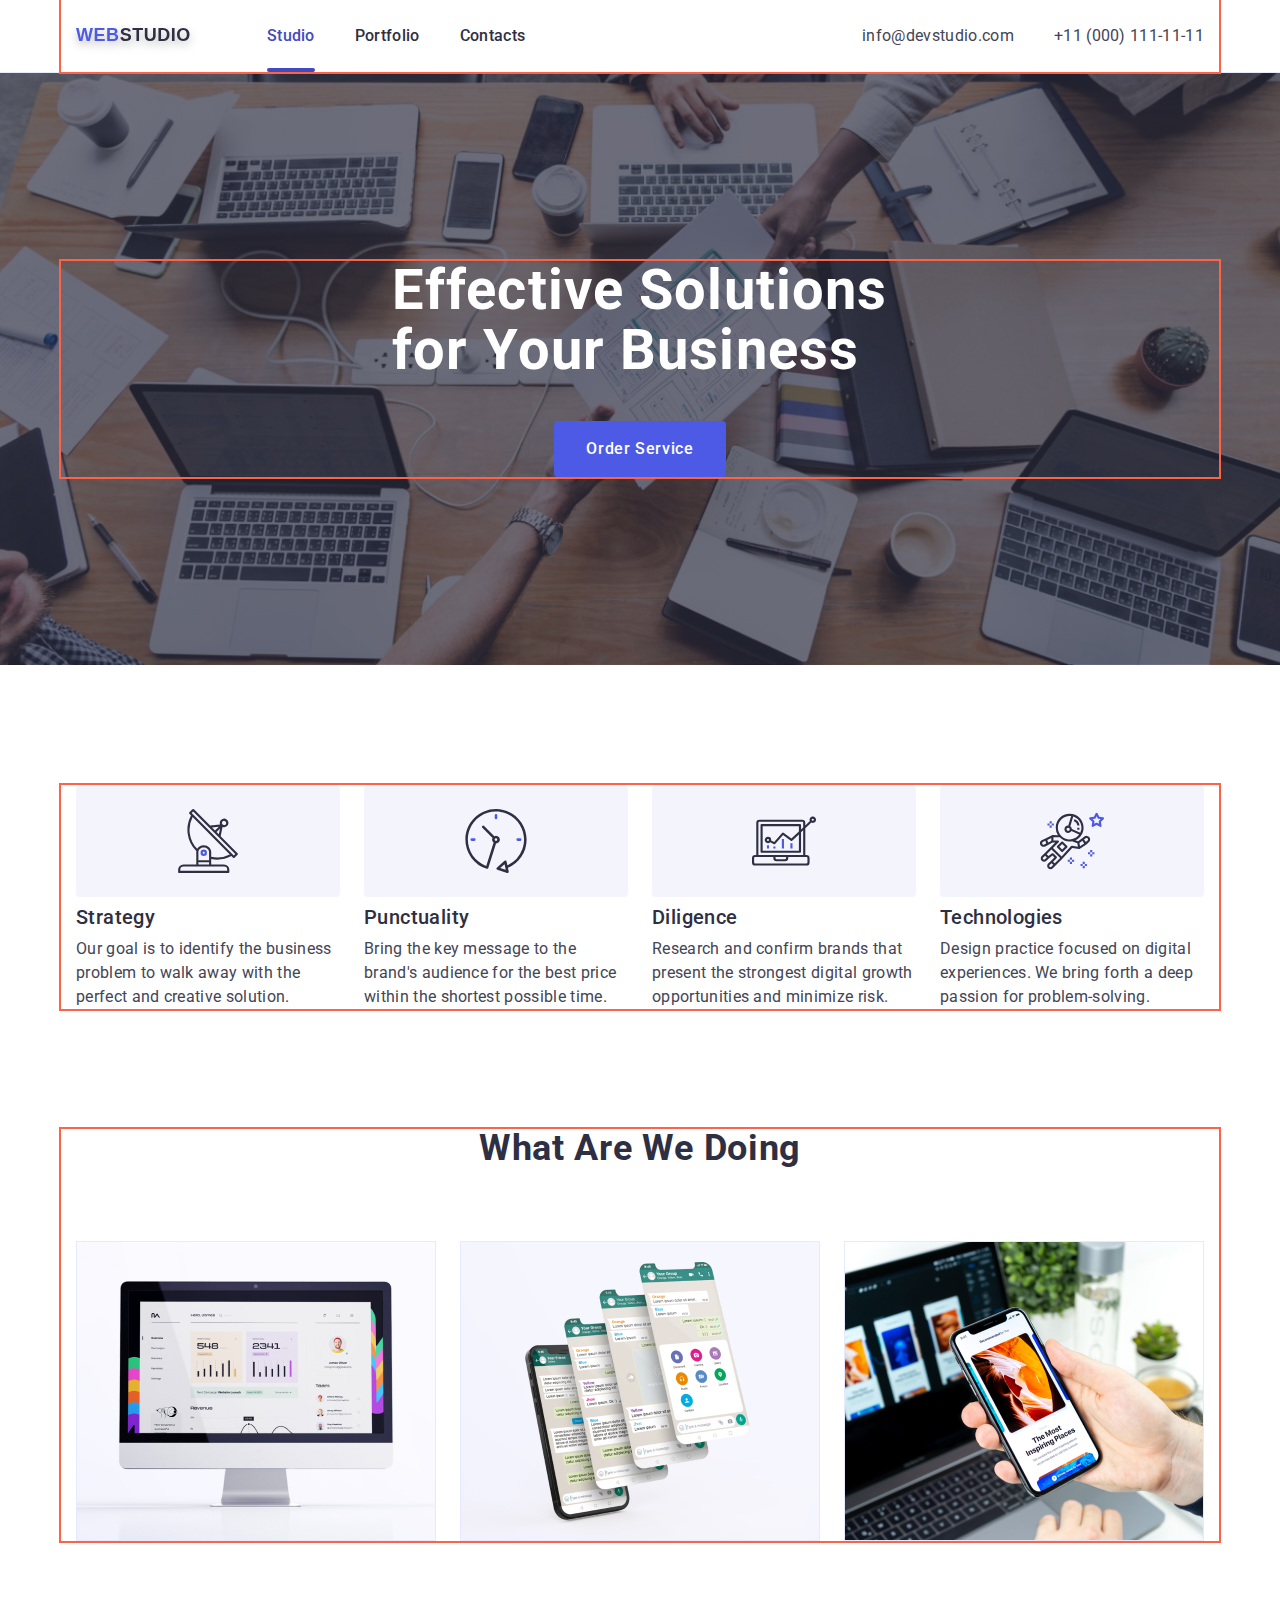
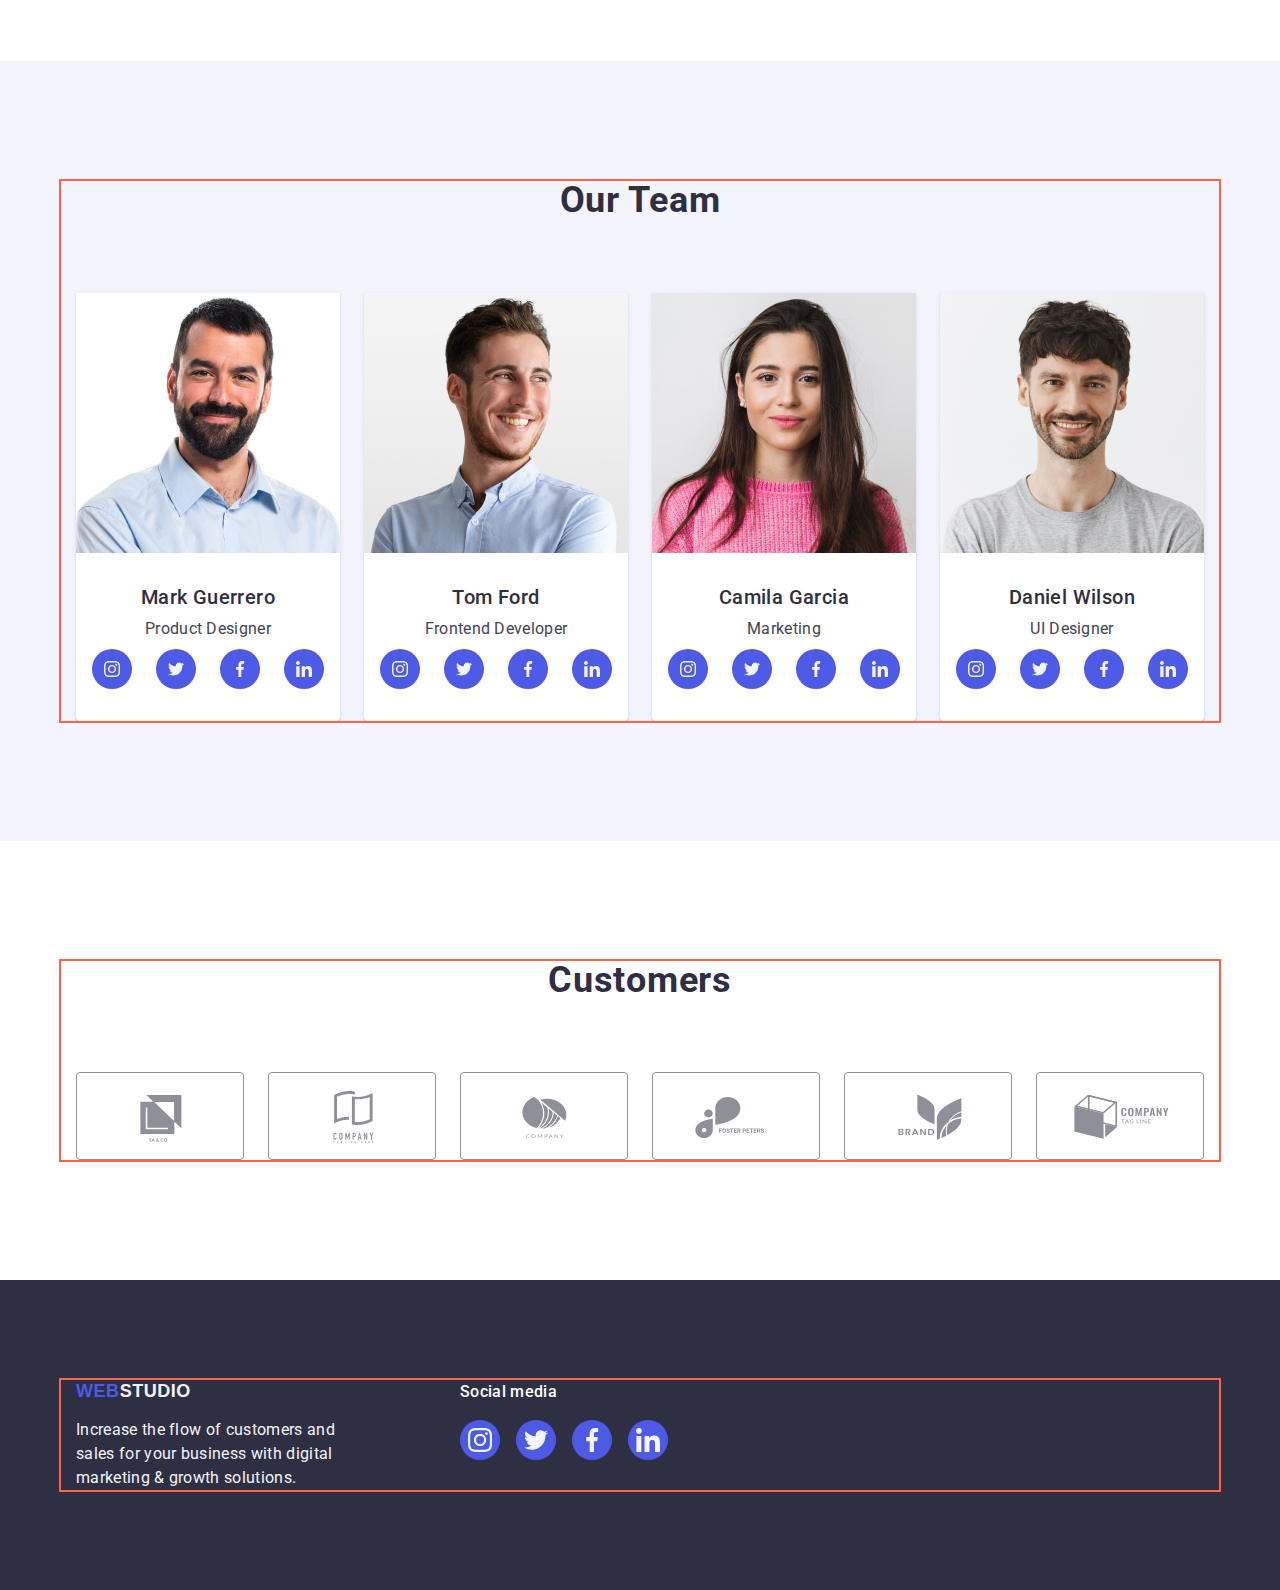
<file: index.html>
<!DOCTYPE html>
<html lang="en">
  <head>
    <meta charset="UTF-8" />
    <meta http-equiv="X-UA-Compatible" content="IE=edge" />
    <meta name="viewport" content="width=device-width, initial-scale=1.0" />
    <title>Студія</title>
    <link rel="preconnect" href="https://fonts.googleapis.com" />
    <link rel="preconnect" href="https://fonts.gstatic.com" crossorigin />
    <link
      href="https://fonts.googleapis.com/css2?family=Raleway:wght@800&family=Roboto:wght@400;500;700;900&display=swap"
      rel="stylesheet"
    />
    <link
      href="https://cdn.jsdelivr.net/npm/modern-normalize@1.1.0/modern-normalize.min.css"
      rel="stylesheet"
    />
    <link rel="stylesheet" href="./css/styles.css" />
  </head>

  <body>
    <!-- header -->

    <header class="header">
      <div class="header-container container">
        <nav class="header-container header-nav">
          <!-- logo -->
          <a class="logo-link link" href="./index.html"
            >Web<span class="header-logo">Studio</span>
          </a>
          <!-- navigation -->
          <ul class="nav-list list">
            <li class="nav-list-item">
              <a class="nav-link current link" href="./index.html">Studio</a>
            </li>
            <li class="nav-list-item">
              <a class="nav-link link" href="./portfolio.html">Portfolio</a>
            </li>
            <li class="nav-list-item">
              <a class="nav-link link" href="">Contacts</a>
            </li>
          </ul>
        </nav>
        <!-- Contacts -->
        <address class="header-contacts">
          <ul class="contacts-list list">
            <li class="link list">
              <a
                class="contacts-link link list"
                href="mailto:info@devstudio.com"
                >info@devstudio.com</a
              >
            </li>
            <li class="link list">
              <a class="contacts-link link list" href="tel:+110001111111"
                >+11 (000) 111-11-11</a
              >
            </li>
          </ul>
        </address>
      </div>
    </header>
    <main>
      <!-- main -->

      <!-- 1/hero section( first section ) -->

      <section class="hero-section">
        <div class="container hero-container">
          <h1 class="hero-title">Effective Solutions for Your Business</h1>
          <button data-modal-open class="hero-btn" type="button">
            Order Service
          </button>
        </div>
      </section>

      <!-- 2/second section -->

      <section class="section superior-section">
        <div class="container">
          <h2 class="superior-title visually-hidden">Hang</h2>
          <ul class="superior-list list">
            <li class="superior-list-item">
              <div class="superior-icon-area">
                <svg class="superior-icon" width="64" height="64">
                  <use href="./images/icons.svg#icon-antenna"></use>
                </svg>
              </div>
              <h3 class="title superior-title">Strategy</h3>
              <p class="superior-txt">
                Our goal is to identify the business problem to walk away with
                the perfect and creative solution.
              </p>
            </li>
            <li class="superior-list-item">
              <div class="superior-icon-area">
                <svg class="superior-icon" width="64" height="64">
                  <use href="./images/icons.svg#icon-clock"></use>
                </svg>
              </div>
              <h3 class="title superior-title">Punctuality</h3>
              <p class="superior-txt">
                Bring the key message to the brand's audience for the best price
                within the shortest possible time.
              </p>
            </li>
            <li class="superior-list-item">
              <div class="superior-icon-area">
                <svg class="superior-icon" width="64" height="64">
                  <use href="./images/icons.svg#icon-diagram"></use>
                </svg>
              </div>
              <h3 class="title superior-title">Diligence</h3>
              <p class="superior-txt">
                Research and confirm brands that present the strongest digital
                growth opportunities and minimize risk.
              </p>
            </li>
            <li class="superior-list-item">
              <div class="superior-icon-area">
                <svg class="superior-icon" width="64" height="64">
                  <use href="./images/icons.svg#icon-astronaut"></use>
                </svg>
              </div>
              <h3 class="title superior-title">Technologies</h3>
              <p class="superior-txt">
                Design practice focused on digital experiences. We bring forth a
                deep passion for problem-solving.
              </p>
            </li>
          </ul>
        </div>
      </section>

      <!-- 3/third section -->

      <section class="section action-section">
        <div class="container">
          <h2 class="action-title">What are we doing</h2>
          <ul class="list list-doing">
            <li class="doing-item">
              <img
                class="img"
                src="./images/img1.jpg"
                alt="computer imac"
                width="360"
                height="300"
              />
            </li>
            <li class="doing-item">
              <img
                class="img"
                src="./images/img2.jpg"
                alt="messenger on phone"
                width="360"
                height="300"
              />
            </li>
            <li class="doing-item">
              <img
                class="img"
                src="./images/img3.jpg"
                alt="working space"
                width="360"
                height="300"
              />
            </li>
          </ul>
        </div>
      </section>

      <!-- 4/fourth section -->

      <section class="section team-section">
        <div class="container">
          <h2 class="team-title">Our Team</h2>
          <ul class="team-list list">
            <li class="team-item">
              <img
                class="img"
                src="./images/ourteam/img.jpg"
                alt="man"
                width="264"
                height="260"
              />
              <div class="team-container">
                <h3 class="team-employee">Mark Guerrero</h3>
                <p class="team-job superior-txt">Product Designer</p>
                <ul class="socials list">
                  <li class="socials-item">
                    <a
                      class="socials-link link"
                      href="https://www.instagram.com/"
                      target="_blank"
                      rel="noopener noreferrer"
                      aria-label="Instagram icon"
                    >
                      <svg class="socials-icon" width="16" height="16">
                        <use href="./images/icons.svg#icon-instagram"></use>
                      </svg>
                    </a>
                  </li>
                  <li class="socials-item">
                    <a
                      class="socials-link link"
                      href="https://twitter.com/?lang=ru"
                      target="_blank"
                      rel="noopener noreferrer"
                      aria-label="Twitter icon"
                    >
                      <svg class="socials-icon" width="16" height="16">
                        <use href="./images/icons.svg#icon-twitter"></use>
                      </svg>
                    </a>
                  </li>
                  <li class="socials-item">
                    <a
                      class="socials-link link"
                      href="https://uk-ua.facebook.com/"
                      target="_blank"
                      rel="noopener nereferrer"
                      aria-label="Facebook icon"
                    >
                      <svg class="socials-icon" width="16" height="16">
                        <use href="./images/icons.svg#icon-facebook"></use>
                      </svg>
                    </a>
                  </li>
                  <li class="socials-item">
                    <a
                      class="socials-link link"
                      href="https://www.linkedin.com/"
                      target="_blank"
                      rel="noopener noreferrer"
                      aria-label="Linkedin icon"
                    >
                      <svg class="socials-icon" width="16" height="16">
                        <use href="./images/icons.svg#icon-linkedin"></use>
                      </svg>
                    </a>
                  </li>
                </ul>
              </div>
            </li>
            <li class="team-item">
              <img
                class="img"
                src="./images/ourteam/img2.jpg"
                alt="man"
                width="264"
                height="260"
              />
              <div class="team-container">
                <h3 class="team-employee">Tom Ford</h3>
                <p class="team-job superior-txt">Frontend Developer</p>
                <ul class="socials list">
                  <li class="socials-item">
                    <a
                      class="socials-link link"
                      href="https://www.instagram.com/"
                      target="_blank"
                      rel="noopener noreferrer"
                      aria-label="Instagram icon"
                    >
                      <svg class="socials-icon" width="16" height="16">
                        <use href="./images/icons.svg#icon-instagram"></use>
                      </svg>
                    </a>
                  </li>
                  <li class="socials-item">
                    <a
                      class="socials-link link"
                      href="https://twitter.com/?lang=ru"
                      target="_blank"
                      rel="noopener noreferrer"
                      aria-label="Twitter icon"
                    >
                      <svg class="socials-icon" width="16" height="16">
                        <use href="./images/icons.svg#icon-twitter"></use>
                      </svg>
                    </a>
                  </li>
                  <li class="socials-item">
                    <a
                      class="socials-link link"
                      href="https://uk-ua.facebook.com/"
                      target="_blank"
                      rel="noopener nereferrer"
                      aria-label="Facebook icon"
                    >
                      <svg class="socials-icon" width="16" height="16">
                        <use href="./images/icons.svg#icon-facebook"></use>
                      </svg>
                    </a>
                  </li>
                  <li class="socials-item">
                    <a
                      class="socials-link link"
                      href="https://www.linkedin.com/"
                      target="_blank"
                      rel="noopener noreferrer"
                      aria-label="Linkedin icon"
                    >
                      <svg class="socials-icon" width="16" height="16">
                        <use href="./images/icons.svg#icon-linkedin"></use>
                      </svg>
                    </a>
                  </li>
                </ul>
              </div>
            </li>
            <li class="team-item">
              <img
                class="img"
                src="./images/ourteam/img3.jpg"
                alt="woman"
                width="264"
                height="260"
              />
              <div class="team-container">
                <h3 class="team-employee">Camila Garcia</h3>
                <p class="team-job superior-txt">Marketing</p>
                <ul class="socials list">
                  <li class="socials-item">
                    <a
                      class="socials-link link"
                      href="https://www.instagram.com/"
                      target="_blank"
                      rel="noopener noreferrer"
                      aria-label="Instagram icon"
                    >
                      <svg class="socials-icon" width="16" height="16">
                        <use href="./images/icons.svg#icon-instagram"></use>
                      </svg>
                    </a>
                  </li>
                  <li class="socials-item">
                    <a
                      class="socials-link link"
                      href="https://twitter.com/?lang=ru"
                      target="_blank"
                      rel="noopener noreferrer"
                      aria-label="Twitter icon"
                    >
                      <svg class="socials-icon" width="16" height="16">
                        <use href="./images/icons.svg#icon-twitter"></use>
                      </svg>
                    </a>
                  </li>
                  <li class="socials-item">
                    <a
                      class="socials-link link"
                      href="https://uk-ua.facebook.com/"
                      target="_blank"
                      rel="noopener nereferrer"
                      aria-label="Facebook icon"
                    >
                      <svg class="socials-icon" width="16" height="16">
                        <use href="./images/icons.svg#icon-facebook"></use>
                      </svg>
                    </a>
                  </li>
                  <li class="socials-item">
                    <a
                      class="socials-link link"
                      href="https://www.linkedin.com/"
                      target="_blank"
                      rel="noopener noreferrer"
                      aria-label="Linkedin icon"
                    >
                      <svg class="socials-icon" width="16" height="16">
                        <use href="./images/icons.svg#icon-linkedin"></use>
                      </svg>
                    </a>
                  </li>
                </ul>
              </div>
            </li>
            <li class="team-item">
              <img
                class="img"
                src="./images/ourteam/img4.jpg"
                alt="man"
                width="264"
                height="260"
              />
              <div class="team-container">
                <h3 class="team-employee">Daniel Wilson</h3>
                <p class="team-job superior-txt">UI Designer</p>
                <ul class="socials list">
                  <li class="socials-item">
                    <a
                      class="socials-link link"
                      href="https://www.instagram.com/"
                      target="_blank"
                      rel="noopener noreferrer"
                      aria-label="Instagram icon"
                    >
                      <svg class="socials-icon" width="16" height="16">
                        <use href="./images/icons.svg#icon-instagram"></use>
                      </svg>
                    </a>
                  </li>
                  <li class="socials-item">
                    <a
                      class="socials-link link"
                      href="https://twitter.com/?lang=ru"
                      target="_blank"
                      rel="noopener noreferrer"
                      aria-label="Twitter icon"
                    >
                      <svg class="socials-icon" width="16" height="16">
                        <use href="./images/icons.svg#icon-twitter"></use>
                      </svg>
                    </a>
                  </li>
                  <li class="socials-item">
                    <a
                      class="socials-link link"
                      href="https://uk-ua.facebook.com/"
                      target="_blank"
                      rel="noopener nereferrer"
                      aria-label="Facebook icon"
                    >
                      <svg class="socials-icon" width="16" height="16">
                        <use href="./images/icons.svg#icon-facebook"></use>
                      </svg>
                    </a>
                  </li>
                  <li class="socials-item">
                    <a
                      class="socials-link link"
                      href="https://www.linkedin.com/"
                      target="_blank"
                      rel="noopener noreferrer"
                      aria-label="Linkedin icon"
                    >
                      <svg class="socials-icon" width="16" height="16">
                        <use href="./images/icons.svg#icon-linkedin"></use>
                      </svg>
                    </a>
                  </li>
                </ul>
              </div>
            </li>
          </ul>
        </div>
      </section>

      <!-- 5 Section -->

      <section class="partner">
        <div class="container">
          <h2 class="partner-title">Customers</h2>
          <ul class="partner-list list">
            <li class="partner-item">
              <a class="partner-border" href="">
                <svg class="partner-logo" width="104" height="56">
                  <use href="./images/icons.svg#icon-Logo"></use>
                </svg>
              </a>
            </li>
            <li class="partner-item">
              <a class="partner-border" href="">
                <svg class="partner-logo" width="104" height="56">
                  <use href="./images/icons.svg#icon-Logo-1"></use>
                </svg>
              </a>
            </li>
            <li class="partner-item">
              <a class="partner-border" href="">
                <svg class="partner-logo" width="104" height="56">
                  <use href="./images/icons.svg#icon-Logo-2"></use>
                </svg>
              </a>
            </li>
            <li class="partner-item">
              <a class="partner-border" href="">
                <svg class="partner-logo" width="104" height="56">
                  <use href="./images/icons.svg#icon-Logo-3"></use>
                </svg>
              </a>
            </li>
            <li class="partner-item">
              <a class="partner-border" href="">
                <svg class="partner-logo" width="104" height="56">
                  <use href="./images/icons.svg#icon-Logo-4"></use>
                </svg>
              </a>
            </li>
            <li class="partner-item">
              <a class="partner-border" href="">
                <svg class="partner-logo" width="104" height="56">
                  <use href="./images/icons.svg#icon-Logo-5"></use>
                </svg>
              </a>
            </li>
          </ul>
        </div>
      </section>
    </main>

    <!-- footer -->

    <footer class="footer">
      <div class="container footer-main-container">
        <div class="footer-logo-container">
          <a class="footer-link link" href="./index.html">
            Web<span class="footer-logo logo">Studio</span>
          </a>
          <p class="footer-txt">
            Increase the flow of customers and sales for your business with
            digital marketing & growth solutions.
          </p>
        </div>
        <div class="footer-socials">
          <p class="footel-socail-txt">Social media</p>
          <ul class="footer-social list">
            <li class="socials-item">
              <a
                class="social-link link"
                href="https://www.instagram.com/"
                target="_blank"
                rel="noopener noreferrer"
                aria-label="Instagram icon"
              >
                <svg class="socials-icon" width="24" height="24">
                  <use href="./images/icons.svg#icon-instagram"></use>
                </svg>
              </a>
            </li>
            <li class="socials-item">
              <a
                class="social-link link"
                href="https://twitter.com/?lang=ru"
                target="_blank"
                rel="noopener noreferrer"
                aria-label="Twitter icon"
              >
                <svg class="socials-icon" width="24" height="24">
                  <use href="./images/icons.svg#icon-twitter"></use>
                </svg>
              </a>
            </li>
            <li class="socials-item">
              <a
                class="social-link link"
                href="https://uk-ua.facebook.com/"
                target="_blank"
                rel="noopener nereferrer"
                aria-label="Facebook icon"
              >
                <svg class="socials-icon" width="24" height="24">
                  <use href="./images/icons.svg#icon-facebook"></use>
                </svg>
              </a>
            </li>
            <li class="socials-item">
              <a
                class="social-link link"
                href="https://www.linkedin.com/"
                target="_blank"
                rel="noopener noreferrer"
                aria-label="Linkedin icon"
              >
                <svg class="socials-icon" width="24" height="24">
                  <use href="./images/icons.svg#icon-linkedin"></use>
                </svg>
              </a>
            </li>
          </ul>
        </div>
      </div>
    </footer>
    <!-- Modal Window -->
    <div class="backdrop is-hidden" data-modal>
      <div class="modal">
        <button data-modal-close class="modal-button" type="button">
          <svg class="modal-icon" width="8" height="8">
            <use href="./images/icons.svg#icon-close-black"></use>
          </svg>
        </button>
      </div>
    </div>
    <script src="./modal.js"></script>
  </body>
</html>
</file>
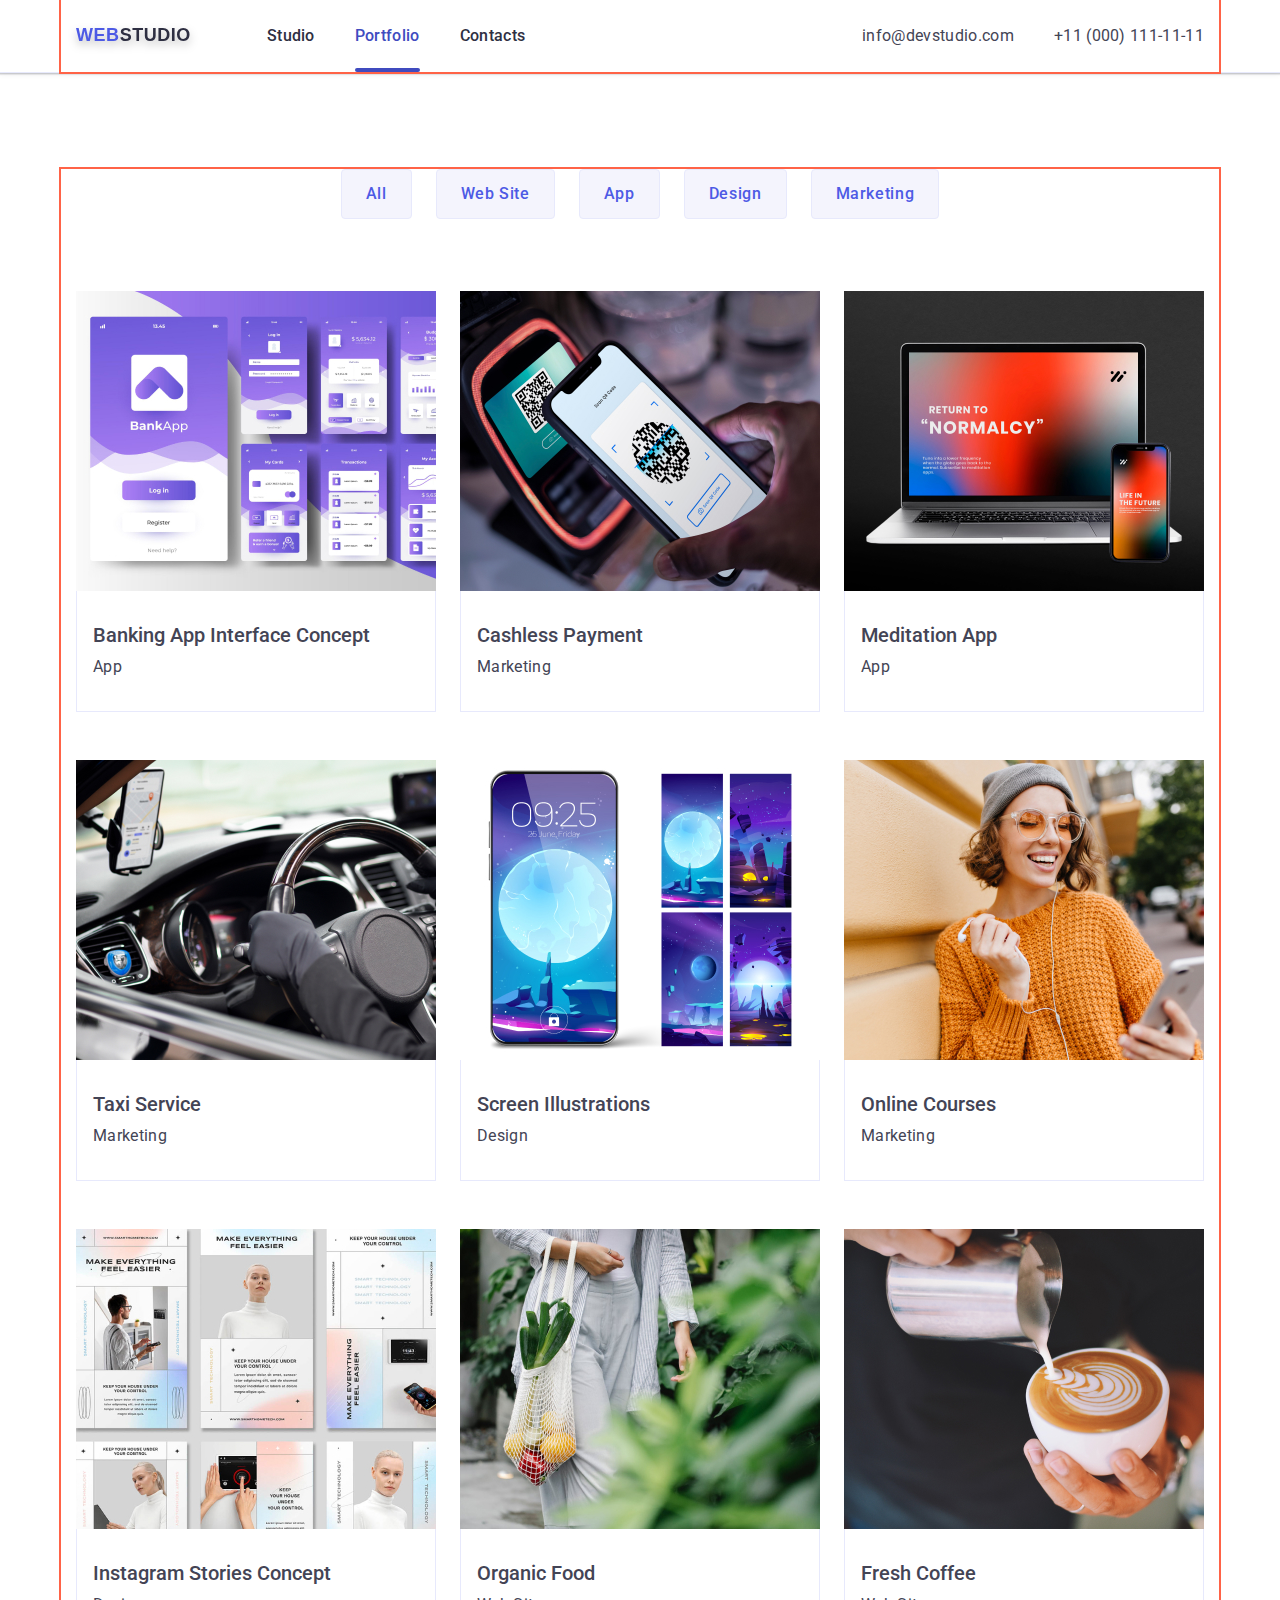
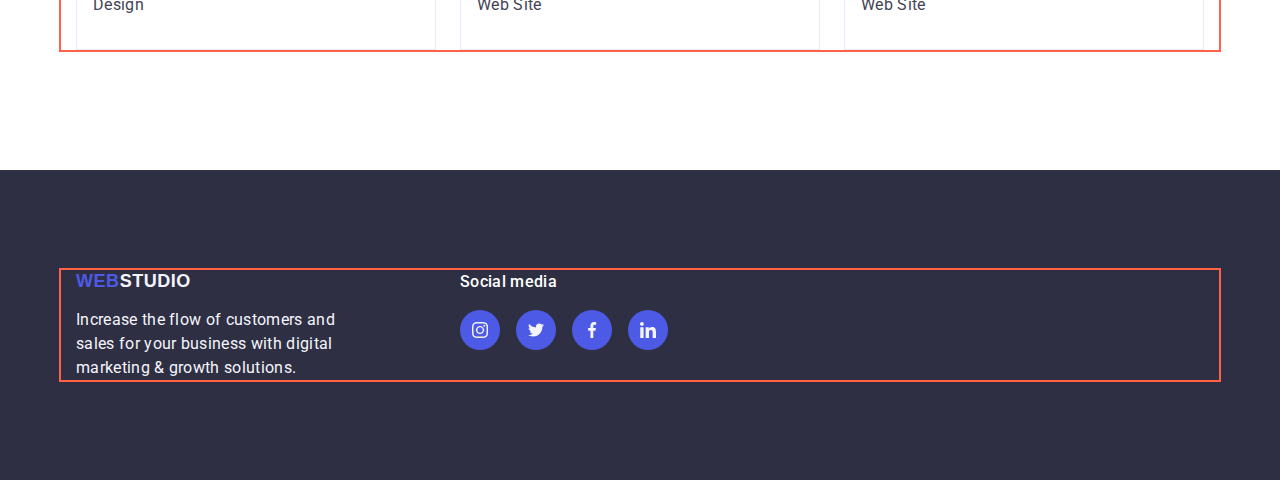
<file: portfolio.html>
<!DOCTYPE html>
<html lang="en">
  <head>
    <meta charset="UTF-8" />
    <meta http-equiv="X-UA-Compatible" content="IE=edge" />
    <meta name="viewport" content="width=device-width, initial-scale=1.0" />
    <title>Студія</title>
    <link rel="preconnect" href="https://fonts.googleapis.com" />
    <link rel="preconnect" href="https://fonts.gstatic.com" crossorigin />
    <link
      href="https://fonts.googleapis.com/css2?family=Raleway:wght@800&family=Roboto:wght@400;500;700;900&display=swap"
      rel="stylesheet"
    />
    <link
      href="https://cdn.jsdelivr.net/npm/modern-normalize@1.1.0/modern-normalize.min.css"
      rel="stylesheet"
    />
    <link rel="stylesheet" href="./css/styles.css" />
  </head>

  <body>
    <!-- header -->

    <header class="header">
      <div class="header-container container">
        <nav class="header-container header-nav">
          <!-- logo -->
          <a class="logo-link link" href="./index.html"
            >Web<span class="header-logo">Studio</span>
          </a>
          <!-- navigation -->
          <ul class="nav-list list">
            <li class="nav-list-item">
              <a class="nav-link link" href="./index.html">Studio</a>
            </li>
            <li class="nav-list-item">
              <a class="nav-link portfolio-current link" href="./portfolio.html"
                >Portfolio</a
              >
            </li>
            <li class="nav-list-item">
              <a class="nav-link link" href="">Contacts</a>
            </li>
          </ul>
        </nav>
        <!-- Contacts -->

        <address class="header-contacts">
          <ul class="contacts-list list">
            <li class="link list">
              <a
                class="contacts-link link list"
                href="mailto:info@devstudio.com"
                >info@devstudio.com</a
              >
            </li>
            <li class="link list">
              <a class="contacts-link link list" href="tel:+110001111111"
                >+11 (000) 111-11-11</a
              >
            </li>
          </ul>
        </address>
      </div>
    </header>
    <!-- main -->

    <main>
      <!-- 1/hero section( first section ) -->

      <section class="portfolio">
        <div class="container">
          <h1 class="visually-hidden">Main page of Portfolio</h1>
          <ul class="list portfolio-main-btn">
            <li>
              <button class="portfolio-btn button" type="button">All</button>
            </li>
            <li>
              <button class="portfolio-btn button" type="button">
                Web Site
              </button>
            </li>
            <li>
              <button class="portfolio-btn button" type="button">App</button>
            </li>
            <li>
              <button class="portfolio-btn button" type="button">Design</button>
            </li>
            <li>
              <button class="portfolio-btn" type="button">Marketing</button>
            </li>
          </ul>

          <!-- Navigation menu -->
          <ul class="portfolio-container list">
            <li class="portfolio-elements">
              <a class="link portfolio-element" href="">
                <div class="portfolio-slider">
                  <img
                    class="portfolio-link"
                    src="./images/portfolioimghw2/img1.jpg"
                    alt="Banking App Interface Concept"
                    width="360"
                  />
                  <div class="overlay">
                    <p class="portfolio-label">
                      14 Stylish and User-Friendly App Design Concepts · Task
                      Manager App · Calorie Tracker App · Exotic Fruit Ecommerce
                      App · Cloud Storage App
                    </p>
                  </div>
                </div>
                <div class="card-item">
                  <h2 class="title">Banking App Interface Concept</h2>
                  <p class="portfolio-photo-txt">App</p>
                </div>
              </a>
            </li>
            <li class="portfolio-elements">
              <a class="link portfolio-element" href="">
                <div class="portfolio-slider">
                  <img
                    class="portfolio-link"
                    src="./images/portfolioimghw2/img2.jpg"
                    alt="Aplication"
                    width="360"
                  />
                  <div class="overlay">
                    <p class="portfolio-label">
                      14 Stylish and User-Friendly App Design Concepts · Task
                      Manager App · Calorie Tracker App · Exotic Fruit Ecommerce
                      App · Cloud Storage App
                    </p>
                  </div>
                </div>
                <div class="card-item">
                  <h2 class="title">Cashless Payment</h2>
                  <p class="portfolio-photo-txt">Marketing</p>
                </div>
              </a>
            </li>
            <li class="portfolio-elements">
              <a class="link portfolio-element" href="">
                <div class="portfolio-slider">
                  <img
                    class="portfolio-link"
                    src="./images/portfolioimghw2/img3.jpg"
                    alt="Cashless Payment"
                    width="360"
                  />
                  <div class="overlay">
                    <p class="portfolio-label">
                      14 Stylish and User-Friendly App Design Concepts · Task
                      Manager App · Calorie Tracker App · Exotic Fruit Ecommerce
                      App · Cloud Storage App
                    </p>
                  </div>
                </div>
                <div class="card-item">
                  <h2 class="title">Meditation App</h2>
                  <p class="portfolio-photo-txt">App</p>
                </div>
              </a>
            </li>
            <li class="portfolio-elements">
              <a class="link portfolio-element" href="">
                <div class="portfolio-slider">
                  <img
                    class="portfolio-link"
                    src="./images/portfolioimghw2/img4.jpg"
                    alt="Taxi Service"
                    width="360"
                  />
                  <div class="overlay">
                    <p class="portfolio-label">
                      14 Stylish and User-Friendly App Design Concepts · Task
                      Manager App · Calorie Tracker App · Exotic Fruit Ecommerce
                      App · Cloud Storage App
                    </p>
                  </div>
                </div>
                <div class="card-item">
                  <h2 class="title">Taxi Service</h2>
                  <p class="portfolio-photo-txt">Marketing</p>
                </div>
              </a>
            </li>
            <li class="portfolio-elements">
              <a class="link portfolio-element" href="">
                <div class="portfolio-slider">
                  <img
                    class="portfolio-link"
                    src="./images/portfolioimghw2/img5.jpg"
                    alt="Moon on the phone"
                    width="360"
                  />
                  <div class="overlay">
                    <p class="portfolio-label">
                      14 Stylish and User-Friendly App Design Concepts · Task
                      Manager App · Calorie Tracker App · Exotic Fruit Ecommerce
                      App · Cloud Storage App
                    </p>
                  </div>
                </div>
                <div class="card-item">
                  <h2 class="title">Screen Illustrations</h2>
                  <p class="portfolio-photo-txt">Design</p>
                </div>
              </a>
            </li>
            <li class="portfolio-elements">
              <a class="link portfolio-element" href="">
                <div class="portfolio-slider">
                  <img
                    class="portfolio-link"
                    src="./images/portfolioimghw2/img6.jpg"
                    alt="Happy woman"
                    width="360"
                  />
                  <div class="overlay">
                    <p class="portfolio-label">
                      14 Stylish and User-Friendly App Design Concepts · Task
                      Manager App · Calorie Tracker App · Exotic Fruit Ecommerce
                      App · Cloud Storage App
                    </p>
                  </div>
                </div>
                <div class="card-item">
                  <h2 class="title">Online Courses</h2>
                  <p class="portfolio-photo-txt">Marketing</p>
                </div>
              </a>
            </li>
            <li class="portfolio-elements">
              <a class="link portfolio-element" href="">
                <div class="portfolio-slider">
                  <img
                    class="portfolio-link"
                    src="./images/portfolioimghw2/img7.jpg"
                    alt="Instagram pages"
                    width="360"
                  />
                  <div class="overlay">
                    <p class="portfolio-label">
                      14 Stylish and User-Friendly App Design Concepts · Task
                      Manager App · Calorie Tracker App · Exotic Fruit Ecommerce
                      App · Cloud Storage App
                    </p>
                  </div>
                </div>
                <div class="card-item">
                  <h2 class="title">Instagram Stories Concept</h2>
                  <p class="portfolio-photo-txt">Design</p>
                </div>
              </a>
            </li>
            <li class="portfolio-elements">
              <a class="link portfolio-element" href="">
                <div class="portfolio-slider">
                  <img
                    class="portfolio-link"
                    src="./images/portfolioimghw2/img8.jpg"
                    alt="woman and vegetables"
                    width="360"
                  />
                  <div class="overlay">
                    <p class="portfolio-label">
                      14 Stylish and User-Friendly App Design Concepts · Task
                      Manager App · Calorie Tracker App · Exotic Fruit Ecommerce
                      App · Cloud Storage App
                    </p>
                  </div>
                </div>
                <div class="card-item">
                  <h2 class="title">Organic Food</h2>
                  <p class="portfolio-photo-txt">Web Site</p>
                </div>
              </a>
            </li>
            <li class="portfolio-elements">
              <a class="link portfolio-element" href="">
                <div class="portfolio-slider">
                  <img
                    class="portfolio-link"
                    src="./images/portfolioimghw2/img9.jpg"
                    alt="barman"
                    width="360"
                  />
                  <div class="overlay">
                    <p class="portfolio-label">
                      14 Stylish and User-Friendly App Design Concepts · Task
                      Manager App · Calorie Tracker App · Exotic Fruit Ecommerce
                      App · Cloud Storage App
                    </p>
                  </div>
                </div>
                <div class="card-item">
                  <h2 class="title">Fresh Coffee</h2>
                  <p class="portfolio-photo-txt">Web Site</p>
                </div>
              </a>
            </li>
          </ul>
        </div>
      </section>
    </main>

    <!-- footer -->

    <footer class="footer">
      <div class="container footer-main-container">
        <div class="footer-logo-container">
          <a class="footer-link link" href="./index.html">
            Web<span class="footer-logo logo">Studio</span>
          </a>
          <p class="footer-txt">
            Increase the flow of customers and sales for your business with
            digital marketing & growth solutions.
          </p>
        </div>
        <div class="footer-socials">
          <h3 class="footel-socail-txt">Social media</h3>
          <ul class="footer-social list">
            <li class="socials-item">
              <a
                class="social-link link"
                href="https://www.instagram.com/"
                target="_blank"
                rel="noopener noreferrer"
                aria-label="Instagram icon"
              >
                <svg class="socials-icon" width="16" height="16">
                  <use href="./images/icons.svg#icon-instagram"></use>
                </svg>
              </a>
            </li>
            <li class="socials-item">
              <a
                class="social-link link"
                href="https://twitter.com/?lang=ru"
                target="_blank"
                rel="noopener noreferrer"
                aria-label="Twitter icon"
              >
                <svg class="socials-icon" width="16" height="16">
                  <use href="./images/icons.svg#icon-twitter"></use>
                </svg>
              </a>
            </li>
            <li class="socials-item">
              <a
                class="social-link link"
                href="https://uk-ua.facebook.com/"
                target="_blank"
                rel="noopener nereferrer"
                aria-label="Facebook icon"
              >
                <svg class="socials-icon" width="16" height="16">
                  <use href="./images/icons.svg#icon-facebook"></use>
                </svg>
              </a>
            </li>
            <li class="socials-item">
              <a
                class="social-link link"
                href="https://www.linkedin.com/"
                target="_blank"
                rel="noopener noreferrer"
                aria-label="Linkedin icon"
              >
                <svg class="socials-icon" width="16" height="16">
                  <use href="./images/icons.svg#icon-linkedin"></use>
                </svg>
              </a>
            </li>
          </ul>
        </div>
      </div>
    </footer>
  </body>
</html>
</file>
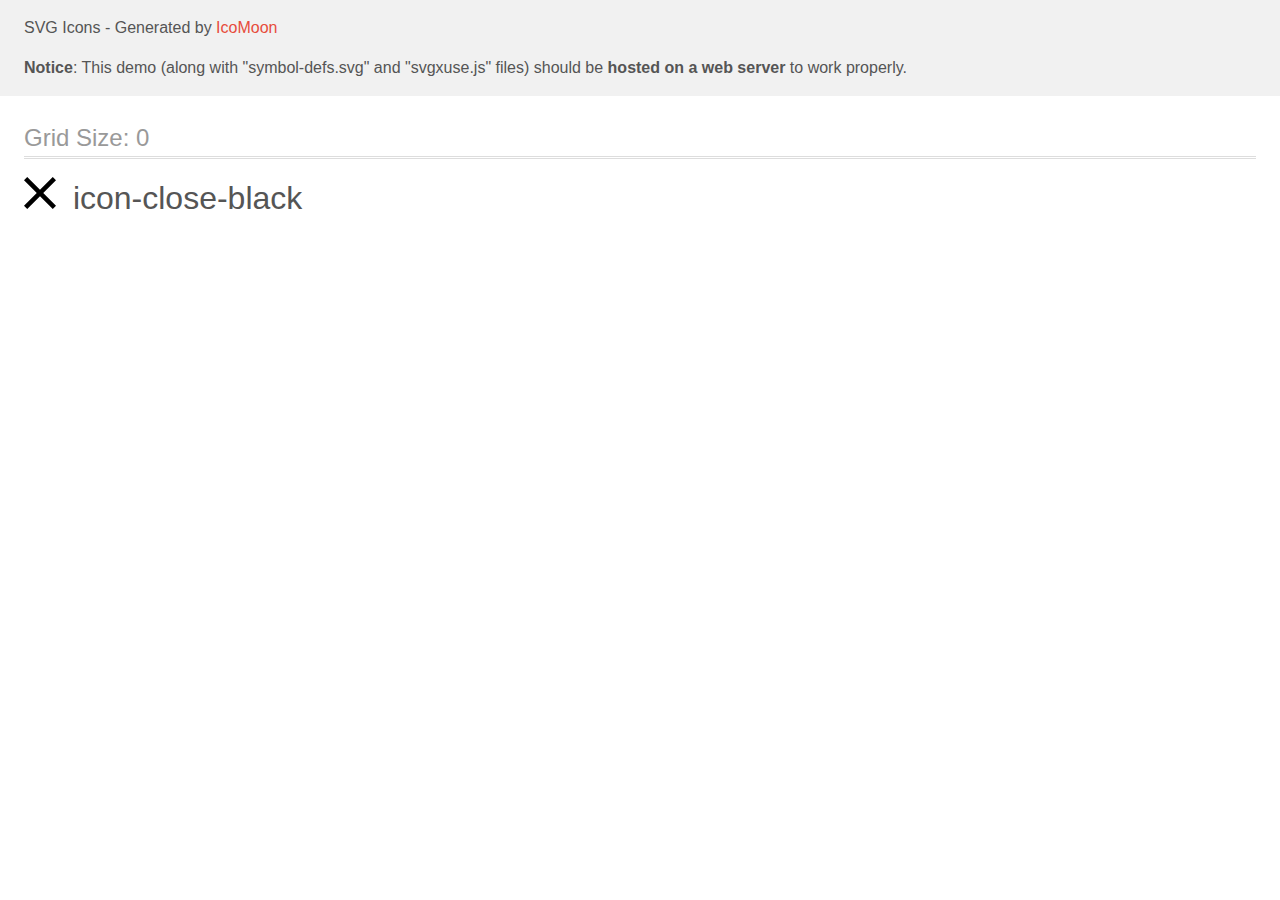
<file: icons/icomoon/demo-external-svg.html>
<!doctype html>
<html>
<head>
    <title>IcoMoon - SVG Icons</title>
    <meta charset="utf-8">
    <meta name="viewport" content="width=device-width, initial-scale=1">
    <link rel="stylesheet" href="demo-files/demo.css">
    <link rel="stylesheet" href="style.css">
</head>
<body>
<header class="bgc1 clearfix">
<div class="mhl">
    <p>SVG Icons - Generated by <a href="https://icomoon.io/app">IcoMoon</a></p><p><strong>Notice</strong>: This demo (along with "symbol-defs.svg" and "svgxuse.js" files) should be <b>hosted on a web server</b> to work properly.</p>
</div>
</header>
    <div class="clearfix mhl ptl">
        <h1 class="mvm mtn fgc1">Grid Size: 0</h1>
        <div class="glyph fs1">
            <div class="clearfix pbs">
                <svg class="icon icon-close-black"><use xlink:href="symbol-defs.svg#icon-close-black"></use></svg><span class="name"> icon-close-black</span>
            </div>
        </div>
  </div>
<script defer src="svgxuse.js"></script>
</body>
</html>
</file>
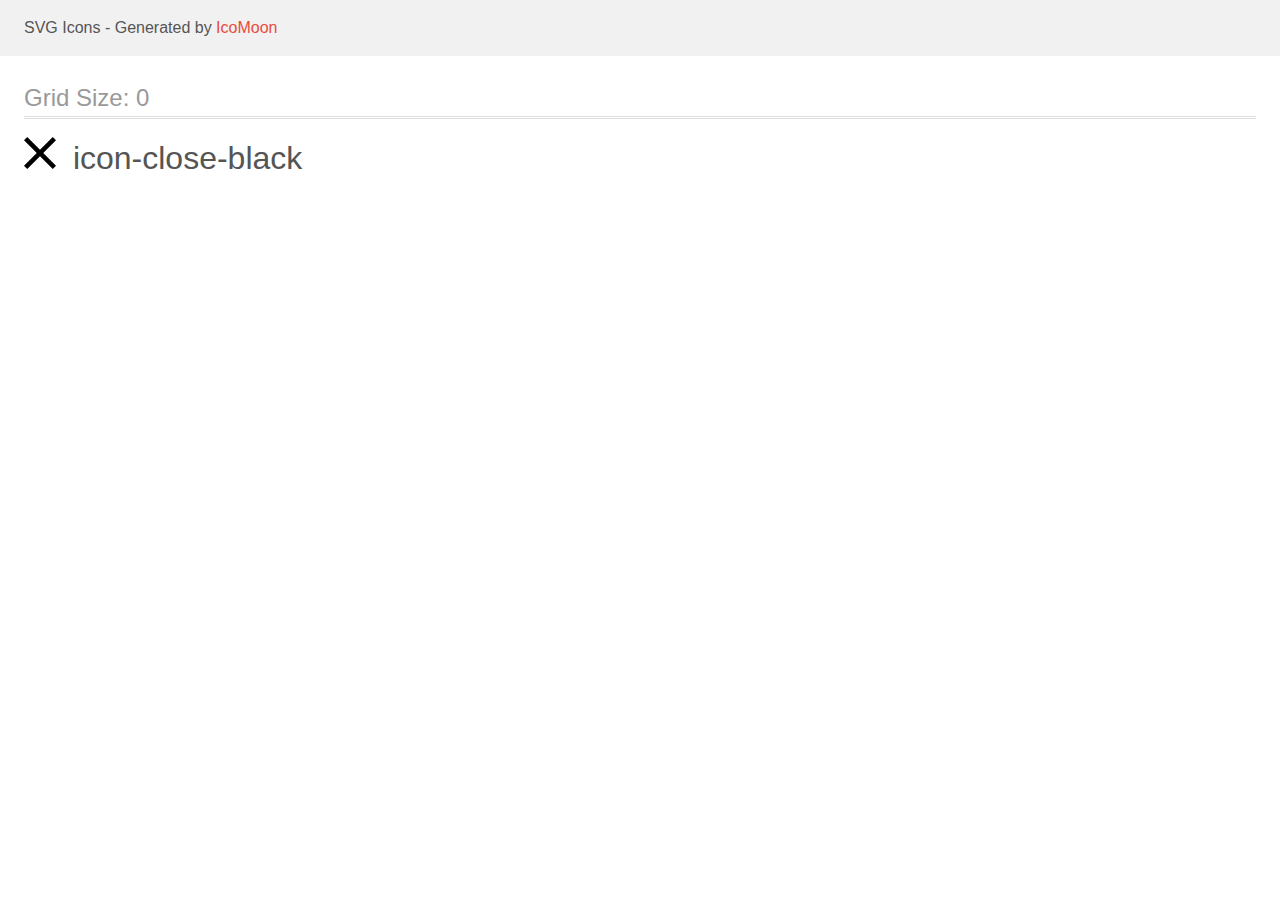
<file: icons/icomoon/demo.html>
<!doctype html>
<html>
<head>
    <title>IcoMoon - SVG Icons</title>
    <meta charset="utf-8">
    <meta name="viewport" content="width=device-width, initial-scale=1">
    <link rel="stylesheet" href="demo-files/demo.css">
    <link rel="stylesheet" href="style.css">
</head>
<body>
<svg aria-hidden="true" style="position: absolute; width: 0; height: 0; overflow: hidden;" version="1.1" xmlns="http://www.w3.org/2000/svg" xmlns:xlink="http://www.w3.org/1999/xlink">
<defs>
<symbol id="icon-close-black" viewBox="0 0 32 32">
<path d="M32 3.223l-3.223-3.223-12.777 12.777-12.777-12.777-3.223 3.223 12.777 12.777-12.777 12.777 3.223 3.223 12.777-12.777 12.777 12.777 3.223-3.223-12.777-12.777 12.777-12.777z"></path>
</symbol>
</defs>
</svg>

<header class="bgc1 clearfix">
<div class="mhl">
    <p>SVG Icons - Generated by <a href="https://icomoon.io/app">IcoMoon</a></p>
</div>
</header>
    <div class="clearfix mhl ptl">
        <h1 class="mvm mtn fgc1">Grid Size: 0</h1>
        <div class="glyph fs1">
            <div class="clearfix pbs">
                <svg class="icon icon-close-black"><use xlink:href="#icon-close-black"></use></svg><span class="name"> icon-close-black</span>
            </div>
        </div>
  </div>
<script defer src="svgxuse.js"></script>
</body>
</html>
</file>
<file: css/styles.css>
@font-face {
  font-family: 'Raleway';
  font-style: normal;
  font-weight: 800;
  font-display: swap;
  src: url(https://fonts.gstatic.com/s/raleway/v28/1Ptxg8zYS_SKggPN4iEgvnHyvveLxVtapbCFPrEVIT9d0c-dYA.woff2)
    format('woff2');
  unicode-range: U+0460-052F, U+1C80-1C88, U+20B4, U+2DE0-2DFF, U+A640-A69F,
    U+FE2E-FE2F;
}

:root {
  --color-iris: #4d5ae5;
  --color-ocean: #404bbf;
  --color-navy-blue: #2e2f42;
  --color-green: #31d0aa;
  --color-slate: #434455;
  --color-light-slate: #8e8f99;
  --color-cornflower: #e7e9fc;
  --color-cloud: #f4f4fd;
  --color-navy-blue-modal: #2e2f42;
  --color-grey: #2e2f42;
  --color-white: #ffffff;
  --color-dairy: #fcfcfc;
  /* Fonts */
  --primary-font: Roboto, sans-serif;
  --secondary-font: Raleway, sans-serif;
  /* Animation */
  --anim-standart: 250ms cubic-bezier(0.4, 0, 0.2, 1);
}

/**
  |============================
  | Reset start
  |============================
*/
.list {
  list-style: none;
}

.link {
  text-decoration: none;
}

h1,
h2,
h3,
h4,
h5,
h6,
p {
  margin: 0;
}

a {
  text-decoration: none;
  color: currentColor;
}

ul,
ol {
  margin: 0;
  padding: 0;
}

img {
  display: block;
}

button {
  font-family: inherit;
  color: currentColor;
  cursor: pointer;
}
/**
  |============================
  | Reset end
  |============================
*/

/**
  |============================
  | <Base styles
  |============================
*/

body {
  font-family: var(--primary-font), sans-serif;
  font-size: 16px;
  line-height: 24px;
  color: var(--color-slate);
  background-color: var(--color-white);
}

.link {
  text-decoration: none;
}

.list {
  list-style: none;
}

/**
  |============================
  | /Base styles>
  |============================
*/

/**
  |============================
  | <Basic settings
  |============================
*/

.img {
  display: block;
  max-width: 100%;
  height: auto;
}

.container {
  width: 1158px;
  margin-left: auto;
  margin-right: auto;
  padding-left: 15px;
  padding-right: 15px;

  outline: 2px solid tomato;
}

.section {
  padding-top: 120px;
  padding-bottom: 120px;
}

.title {
  font-size: 20px;
  margin-top: 0;
  margin-bottom: 8px;
  font-weight: 500;
  line-height: 24px;
}

.visually-hidden {
  position: absolute;
  width: 1px;
  height: 1px;
  margin: -1px;
  border: 0;
  padding: 0;

  white-space: nowrap;
  clip-path: inset(100%);
  clip: rect(0 0 0 0);
  overflow: hidden;
}

/**
  |============================
  | /Basic settings>
  |============================
*/
/**
  |============================
  | <Header
  |============================
*/

.header {
  border-bottom: 1px solid #e7e9fc;
  box-shadow: 0px 2px 1px rgba(46, 47, 66, 0.08),
    0px 1px 1px rgba(46, 47, 66, 0.16), 0px 1px 6px rgba(46, 47, 66, 0.08);
}

.header-container {
  display: flex;
  align-items: center;
}

.nav {
  display: flex;
  align-items: center;
  gap: 40px;
}

.header-nav > a {
  font-size: 18px;
  font-weight: 800;
  line-height: 1.17;
  display: flex;
  align-items: center;
  letter-spacing: 0.03em;
  text-transform: uppercase;
}

.logo-link {
  font-family: var(--secondary-font), sans-serif;
  font-weight: 800;
  font-size: 18px;
  line-height: 1.17;
  letter-spacing: 0.03em;
  color: var(--color-iris);
  text-decoration: none;
  text-transform: uppercase;
  margin-right: 76px;
  filter: drop-shadow(0px 4px 4px rgba(0, 0, 0, 0.25));

  transition-property: color;
  transition-duration: 250ms;
  transition-timing-function: cubic-bezier(0.4, 0, 0.2, 1);
}
.logo-link:hover,
.logo-link:focus {
  color: var(--color-ocean);
}
.header-logo {
  font-family: var(--secondary-font), sans-serif;
  color: var(--color-navy-blue);
  text-decoration: none;
  text-transform: uppercase;
}

.nav-list-item {
  position: relative;
}

.nav-link {
  display: block;
  padding-top: 24px;
  padding-bottom: 24px;
  font-weight: 500;
  font-size: 16px;
  line-height: 1.5;
  letter-spacing: 0.02em;
  color: var(--color-navy-blue);
  transition-property: color;
  transition-duration: 250ms;
  transition-timing-function: cubic-bezier(0.4, 0, 0.2, 1);
}

.nav-link:hover,
.nav-link:focus {
  color: var(--color-ocean);
}

.nav-link::after {
  content: '';
  display: block;
  position: absolute;
  bottom: 0px;
  left: 0;

  width: 100%;
  height: 4px;
  border-radius: 2px;
  /* color: var(--color-ocean); */
  /* backgrond-color: var(--color-ocean); */
}
.nav-link.current {
  color: var(--color-ocean);
}

.nav-link.current::after,
.nav-link.current:hover::after,
.nav-link.current:focus::after {
  background-color: var(--color-ocean);
}

.nav-link.portfolio-current {
  color: var(--color-ocean);
}

.nav-link.portfolio-current::after,
.nav-link.portfolio-current:hover::after,
.nav-link.portfolio-current:focus::after {
  background-color: var(--color-ocean);
}

.nav-list {
  display: flex;
  align-items: center;
  gap: 40px;
}

.header-contacts {
  font-style: normal;
  margin-left: auto;
}

.contacts-list {
  display: flex;
  align-items: center;
  gap: 40px;
}

.contacts-link {
  display: block;
  padding-top: 12px;
  padding-bottom: 12px;
  font-size: 16px;
  line-height: 1.5;
  letter-spacing: 0.02em;
  color: var(--color-slate);
  text-decoration: none;

  transition-property: color;
  transition-duration: 250ms;
  transition-timing-function: cubic-bezier(0.4, 0, 0.2, 1);
}

.contacts-link:hover,
.contacts-link:focus {
  color: var(--color-ocean);
}

/**
  |============================
  | /Header>
  |============================
*/

/**
  |============================
  | <Hero
  |============================
*/

.hero-section {
  background-image: linear-gradient(
      rgba(46, 47, 66, 0.7),
      rgba(46, 47, 66, 0.7)
    ),
    url(../images/heroimage/mainheromin.jpg);
  height: 100%;
  width: 100%;
  background-repeat: no-repeat;
  background-size: cover;
  background-position: center;
  max-width: 1440px;
  padding: 188px 0;
  margin-left: auto;
  margin-right: auto;
}

.hero-container {
}

.hero-title {
  font-weight: 700;
  font-size: 56px;
  line-height: 1.07;
  margin-top: 0;
  margin-right: auto;
  margin-left: auto;
  color: #ffffff;
  letter-spacing: 0.02em;

  margin-bottom: 40px;
  display: block;
  max-width: 496px;
}

.hero-btn {
  display: block;
  padding: auto;
  font-family: 'Roboto', sans-serif;
  font-weight: 500;
  font-size: 16px;
  line-height: 1.5;
  letter-spacing: 0.04em;
  align-items: center;
  color: var(--color-white);
  background-color: var(--color-iris);
  cursor: pointer;
  border-radius: 4px;
  padding: 16px 32px;
  margin-right: auto;
  margin-left: auto;
  min-width: 169px;
  height: 56px;
  border: none;

  transition-property: background-color;
  transition-duration: 250ms;
  transition-timing-function: cubic-bezier(0.4, 0, 0.2, 1);
}
.hero-btn:hover,
.hero-btn:focus {
  background-color: var(--color-ocean);
}

/**
  |============================
  | /Hero>
  |============================
*/
/**
  |============================
  | 2 Section
  |============================
*/

.superior-section {
}
.superior-list {
  display: flex;
  gap: 24px;
}

.superior-list-item {
  width: 264px;
}
.superior-icon-area {
  display: flex;
  height: 112px;
  align-items: center;
  justify-content: center;
  margin: 24px, 100px;
  background-color: var(--color-cloud);
  border-radius: 4px;
  margin-bottom: 8px;
}

.superior-title {
  font-weight: 500;
  font-size: 20px;
  line-height: 1.2;
  letter-spacing: 0.02em;
  color: var(--color-navy-blue);
  background-color: var(--color-white);
}

.superior-icon {
  margin: 24px, 100px;
}

.portfolio-photo-title {
  font-weight: 500;
  font-size: 20px;
  line-height: 1.2;
  letter-spacing: 0.02em;
  color: var(--color-navy-blue);
}

.superior-txt {
  font-weight: 400;
  font-size: 16px;
  line-height: 1.5;
  letter-spacing: 0.02em;
  color: var(--color-slate);
}

.portfolio-photo-txt {
  font-size: 16px;
  line-height: 1.5;
  letter-spacing: 0.02em;
  color: var(--color-slate);
}

/**
  |============================
  | <3 Section
  |============================
*/

.action-section {
  padding-top: 0;
}

.action-title {
  font-weight: 700;
  font-size: 36px;
  line-height: 1.11;
  letter-spacing: 0.02em;
  text-align: center;
  text-transform: capitalize;
  color: var(--color-navy-blue);
  padding-top: 0;
  margin-top: 0;
  margin-bottom: 72px;
}

.list-doing {
  display: flex;
  gap: 24px;
}

.doing-item {
  display: block;
  width: 360px;
}

/**
  |============================
  | /3 Section
  |============================
*/

/**
  |============================
  | <4 Section
  |============================
*/

.team-section {
  background-color: var(--color-cloud);
}
.team-title {
  font-weight: 700;
  font-size: 36px;
  line-height: 1.11;
  text-align: center;
  letter-spacing: 0.02em;
  text-transform: capitalize;
  color: var(--color-navy-blue);
  background-color: var(--color-cloud);
  margin-top: 0;
  margin-bottom: 72px;
}
.team-list {
  display: flex;
  gap: 24px;
}
.team-item {
  background-color: var(--color-white);
  box-shadow: 0px 1px 6px rgba(46, 47, 66, 0.08),
    0px 1px 1px rgba(46, 47, 66, 0.16), 0px 2px 1px rgba(46, 47, 66, 0.08);
  border-radius: 0px 0px 4px 4px;
}

.team-container {
  padding: 32px 0;
  border-radius: 0px 0px 4px 4px;
}

.team-employee {
  font-weight: 500;
  font-size: 20px;
  line-height: 1.2;
  text-align: center;
  letter-spacing: 0.02em;
  color: var(--color-navy-blue);
  background-color: var(--color-white);
  margin-bottom: 8px;
}
.team-job {
  font-size: 16px;
  line-height: 1.5;
  text-align: center;
  letter-spacing: 0.02em;
  color: var(--color-slate);
  margin-bottom: 8px;
}

.socials {
  display: flex;
  justify-content: center;
  gap: 24px;
}

.socials-item {
}

.socials-link {
  display: flex;
  width: 40px;
  height: 40px;
  justify-content: center;
  align-items: center;

  background-color: var(--color-iris);
  border-radius: 50%;

  transition-property: background-color;
  transition-duration: 250ms;
  transition-timing-function: cubic-bezier(0.4, 0, 0.2, 1);
}

.socials-link:hover,
.socials-link:focus {
  background-color: var(--color-ocean);
}
/**
  |============================
  | /4 Section>
  |============================
*/
/**
  |============================
  | <5 Section
  |============================
*/

.partner {
  padding-top: 120px;
  padding-bottom: 120px;
}
.partner-title {
  font-weight: 700;
  font-size: 36px;
  line-height: 1.1;
  text-align: center;
  letter-spacing: 0.02em;
  text-transform: capitalize;
  color: var(--color-navy-blue);
  margin-bottom: 72px;
}
.partner-list {
  display: flex;
  justify-content: center;
  align-items: center;
  gap: 24px;
}
.partner-item {
  width: calc((100% - 120px) / 6);
  height: 88px;
}

.partner-logo {
  display: inline-block;
  border: 16px 32px var(--color-navy-blue-modal);
  fill: currentColor;
}

.partner-logo:hover,
.partner-logo:focus {
  color: var (--color-ocean);
}

.partner-border {
  display: flex;
  align-items: center;
  justify-content: center;
  background-color: var(--color-white);
  color: var(--color-light-slate);
  height: 100%;
  border: 1px solid var(--color-light-slate);
  border-radius: 4px;

  transition-property: color;
  transition-duration: 250ms;
  transition-timing-function: cubic-bezier(0.4, 0, 0.2, 1);
}

.partner-border:hover,
.partner-border:focus {
  border-color: var(--color-ocean);
  color: var(--color-ocean);
}

/**
  |============================
  | /5 Section>
  |============================
*/
/**
  |============================
  | <Footer
  |============================
*/

.footer {
  background-color: var(--color-navy-blue);
  padding-top: 100px;
  padding-bottom: 100px;
  gap: 120px;
}

.footer-main-container {
  display: flex;
  align-items: baseline;
}

.footer-logo-container {
  margin-right: 120px;
  align-items: baseline;
}

.footer-link {
  display: inline-block;
  margin-bottom: 16px;
  font-family: var(--secondary-font), sans-serif;
  font-weight: 800;
  font-size: 18px;
  line-height: 1.17;
  letter-spacing: 0.03em;
  color: var(--color-iris);
  text-decoration: none;
  text-transform: uppercase;
}

.footer-logo {
  font-family: var(--secondary-font), sans-serif;
  font-weight: 800;
  font-size: 18px;
  line-height: 1.17;
  letter-spacing: 0.03em;
  color: var(--color-cloud);
  text-decoration: none;
  text-transform: uppercase;
}

.footer-txt {
  font-size: 16px;
  line-height: 1.5;
  letter-spacing: 0.02em;
  color: var(--color-cloud);
  width: 264px;
}

.footer-socials {
  width: 208px;
  margin-right: 120px;
}

.footel-socail-txt {
  font-weight: 500;
  font-size: 16px;
  line-height: 1.5;
  letter-spacing: 0.02em;
  color: var(--color-white);
  margin-bottom: 16px;
}

.footer-social {
  display: flex;
  justify-content: center;
  gap: 16px;
}

.social-link {
  display: flex;
  width: 40px;
  height: 40px;
  justify-content: center;
  align-items: center;

  background-color: var(--color-iris);
  border-radius: 50%;

  transition-property: background-color;
  transition-duration: 250ms;
  transition-timing-function: cubic-bezier(0.4, 0, 0.2, 1);
}

.social-link:hover,
.social-link:focus {
  background-color: var(--color-green);
}

.socials-icon {
  fill: var(--color-cloud);
}

/**
  |============================
  | /Footer>
  |============================
*/

/**
  |============================
  | <Portfolio
  |============================
*/

.portfolio {
  padding: 96px 0 120px;
}

.portfolio-elements:hover .overlay {
  transform: translateY(0%);
}

.portfolio-element {
  display: block;
  transition: box-shadow var(--anim-standart);
}

.portfolio-element:hover,
.portfolio-element:focus {
  box-shadow: 0px 1px 6px rgba(46, 47, 66, 0.08),
    0px 1px 1px rgba(46, 47, 66, 0.16), 0px 2px 1px rgba(46, 47, 66, 0.08);
}

.portfolio-main-btn {
  display: flex;
  gap: 24px;
  justify-content: center;
  margin-bottom: 72px;
}

.portfolio-btn {
  display: flex;
  align-items: center;
  text-align: center;
  gap: 24px;
  font-family: 'Roboto', sans-serif;
  font-weight: 500;
  font-size: 16px;
  line-height: 1.5;
  letter-spacing: 0.04em;
  color: var(--color-iris);
  background-color: var(--color-cloud);
  border-radius: 4px;
  padding: 12px 24px;
  display: inline-block;
  border: 1px solid var(--color-cornflower);

  transition-property: color, background-color, box-shadow;
  transition-duration: 250ms;
  transition-timing-function: cubic-bezier(0.4, 0, 0.2, 1);
}
.portfolio-btn:hover,
.portfolio-btn:focus {
  color: var(--color-white);
  background-color: var(--color-ocean);
  border: 1px solid transparent;
  box-shadow: 0px 3px 1px rgba(0, 0, 0, 0.1), 0px 2px 1px rgba(0, 0, 0, 0.08),
    0px 2px 2px rgba(0, 0, 0, 0.12);
}

.portfolio-container {
  display: flex;
  flex-wrap: wrap;
  column-gap: 24px;
  row-gap: 48px;
}

.portfolio-container > .title {
  font-weight: 500;
  font-size: 20px;
  line-height: 1.2;
  letter-spacing: 0.02em;
  color: var(--color-navy-blue);
}

.portfolio-container > .portfolio-photo-txt {
  font-family: var(--primary-font);
  font-weight: 400;
  font-size: 16px;
  line-height: 1.5;
  letter-spacing: 0.02em;
  color: var(--color-slate);
}

.portfolio-container > .portfolio-elements {
  flex-basis: calc((100% - 48px) / 3);
}

.portfolio-link {
}

.portfolio-slider {
  position: relative;
  overflow: hidden;
}

.overlay {
  position: absolute;
  top: 0;
  left: 0;
  transform: translateY(100%);

  width: 100%;
  height: 100%;
  background-color: var(--color-iris);

  transition: transform var(--anim-standart);
}
.portfolio-label {
  text-align: center;
  color: var(--color-cloud);
  padding-top: 40px;
  padding-right: 32px;
  padding-bottom: 164px;
  padding-left: 32px;
}

.card-item {
  border: 1px solid #e7e9fc;
  border-top: none;
  padding: 32px 16px;
}
/**
  |============================
  | /Portfolio>
  |============================
*/

/**
  |============================
  | Modal styles
  |============================
*/

.backdrop {
  position: fixed;
  width: 100%;
  height: 100%;
  top: 0;
  right: 0;
  bottom: 0;
  left: 0;
  background: rgba(46, 47, 66, 0.4);

  visibility: visible;
  opacity: 1;

  transition: opacity 200ms ease, visibility 200ms ease,
    backdrop-filter 200ms ease;
}

.backdrop.is-hidden {
  visibility: hidden;
  opacity: 0;
  pointer-events: none;
}

.modal {
  position: absolute;
  top: 50%;
  left: 50%;
  transform: translate(-50%, -50%);
  width: 408px;
  height: 576px;
  padding: 24px;
  background-color: var(--color-dairy);
  box-shadow: 0px 1px 1px rgba(0, 0, 0, 0.14), 0px 1px 3px rgba(0, 0, 0, 0.12),
    0px 2px 1px rgba(0, 0, 0, 0.2);
  border-radius: 4px;

  transform: translate(-50%, -50%) rotate(0) scale(1);
  opacity: 1;

  transition: transform 300ms linear 200ms, opacity 300ms linear 200ms;
}

.modal-button {
  display: flex;
  align-items: center;
  justify-content: center;
  margin-left: auto;
  width: 24px;
  height: 24px;
  box-sizing: border-box;
  fill: var(--color-navy-blue);
  background-color: var(--color-cornflower);
  border-radius: 50%;
  border: 1px solid rgba(0, 0, 0, 0.1);

  transition-property: fill, background-color;
  transition-duration: 250ms;
  transition-timing-function: cubic-bezier(0.4, 0, 0.2, 1);
}
.modal-button:hover,
.modal-button:focus {
  fill: var(--color-white);
  background-color: var(--color-ocean);
}

.modal-button:hover .modal-icon,
.modal-button:focus .modal-icon {
  fill: var(--color-white);
}

.is-hidden {
  opacity: 0;
  visibility: hidden;
  pointer-events: none;
}
.backdrop.is-hidden .modal {
  transform: translate(-50%, -50%) rotate(0) translate(0.2);
  opacity: 0;
}
</file>
<file: icons/icomoon/demo-files/demo.css>
body {
  padding: 0;
  margin: 0;
  font-family: sans-serif;
  font-size: 1em;
  line-height: 1.5;
  color: #555;
  background: #fff;
}
h1 {
  font-size: 1.5em;
  font-weight: normal;
  box-shadow: 0 1px #ddd, 0 2px #fff, 0 3px #ddd;
}
small {
  font-size: .66666667em;
}
a {
  color: #e74c3c;
  text-decoration: none;
}
a:hover, a:focus {
  box-shadow: 0 1px #e74c3c;
}
.bshadow0, input {
  box-shadow: inset 0 -2px #e7e7e7;
}
input:hover {
  box-shadow: inset 0 -2px #ccc;
}
input, fieldset {
  font-size: 1em;
  margin: 0;
  padding: 0;
  border: 0;
}
input {
  color: inherit;
  line-height: 1.5;
  height: 1.5em;
  padding: .25em 0;
}
input:focus {
  outline: none;
  box-shadow: inset 0 -2px #449fdb;
}
.glyph {
  font-size: 16px;
  margin-right: 1.5em;
  float: left;
  width: 17em;
}
svg {
  color: #000;
}
.liga {
  width: 80%;
  width: calc(100% - 2.5em);
}
.talign-right {
  text-align: right;
}
.talign-center {
  text-align: center;
}
.bgc1 {
  background: #f1f1f1;
}
.fgc0 {
  color: #000;
}
.fgc1 {
  color: #999;
}
p {
  margin-top: 1em;
  margin-bottom: 1em;
}
.mvm {
  margin-top: .75em;
  margin-bottom: .75em;
}
.mtn {
  margin-top: 0;
}
.mtl, .mal {
  margin-top: 1.5em;
}
.mbl, .mal {
  margin-bottom: 1.5em;
}
.mal, .mhl {
  margin-left: 1.5em;
  margin-right: 1.5em;
}
.mhmm {
  margin-left: 1em;
  margin-right: 1em;
}
.ptl {
  padding-top: 1.5em;
}
.pbs, .pvs {
  padding-bottom: .25em;
}
.pvs, .pts {
  padding-top: .25em;
}
.unit {
  float: left;
}
.unitRight {
  float: right;
}
.size1of2 {
  width: 50%;
}
.size1of1 {
  width: 100%;
}
.clearfix:before, .clearfix:after {
  content: " ";
  display: table;
}
.clearfix:after {
  clear: both;
}
.hidden-true {
  display: none;
}
.textbox0 {
  width: 3em;
  background: #f1f1f1;
  padding: .25em .5em;
  line-height: 1.5;
  height: 1.5em;
}
.fs0 {
  font-size: 16px;
}
.fs1 {
  font-size: 32px;
}
.name {
  margin-left: .25em;
}
</file>
<file: icons/icomoon/style.css>
.icon {
  display: inline-block;
  width: 1em;
  height: 1em;
  stroke-width: 0;
  stroke: currentColor;
  fill: currentColor;
}

/* ==========================================
Single-colored icons can be modified like so:
.icon-name {
  font-size: 32px;
  color: red;
}
========================================== */
</file>
